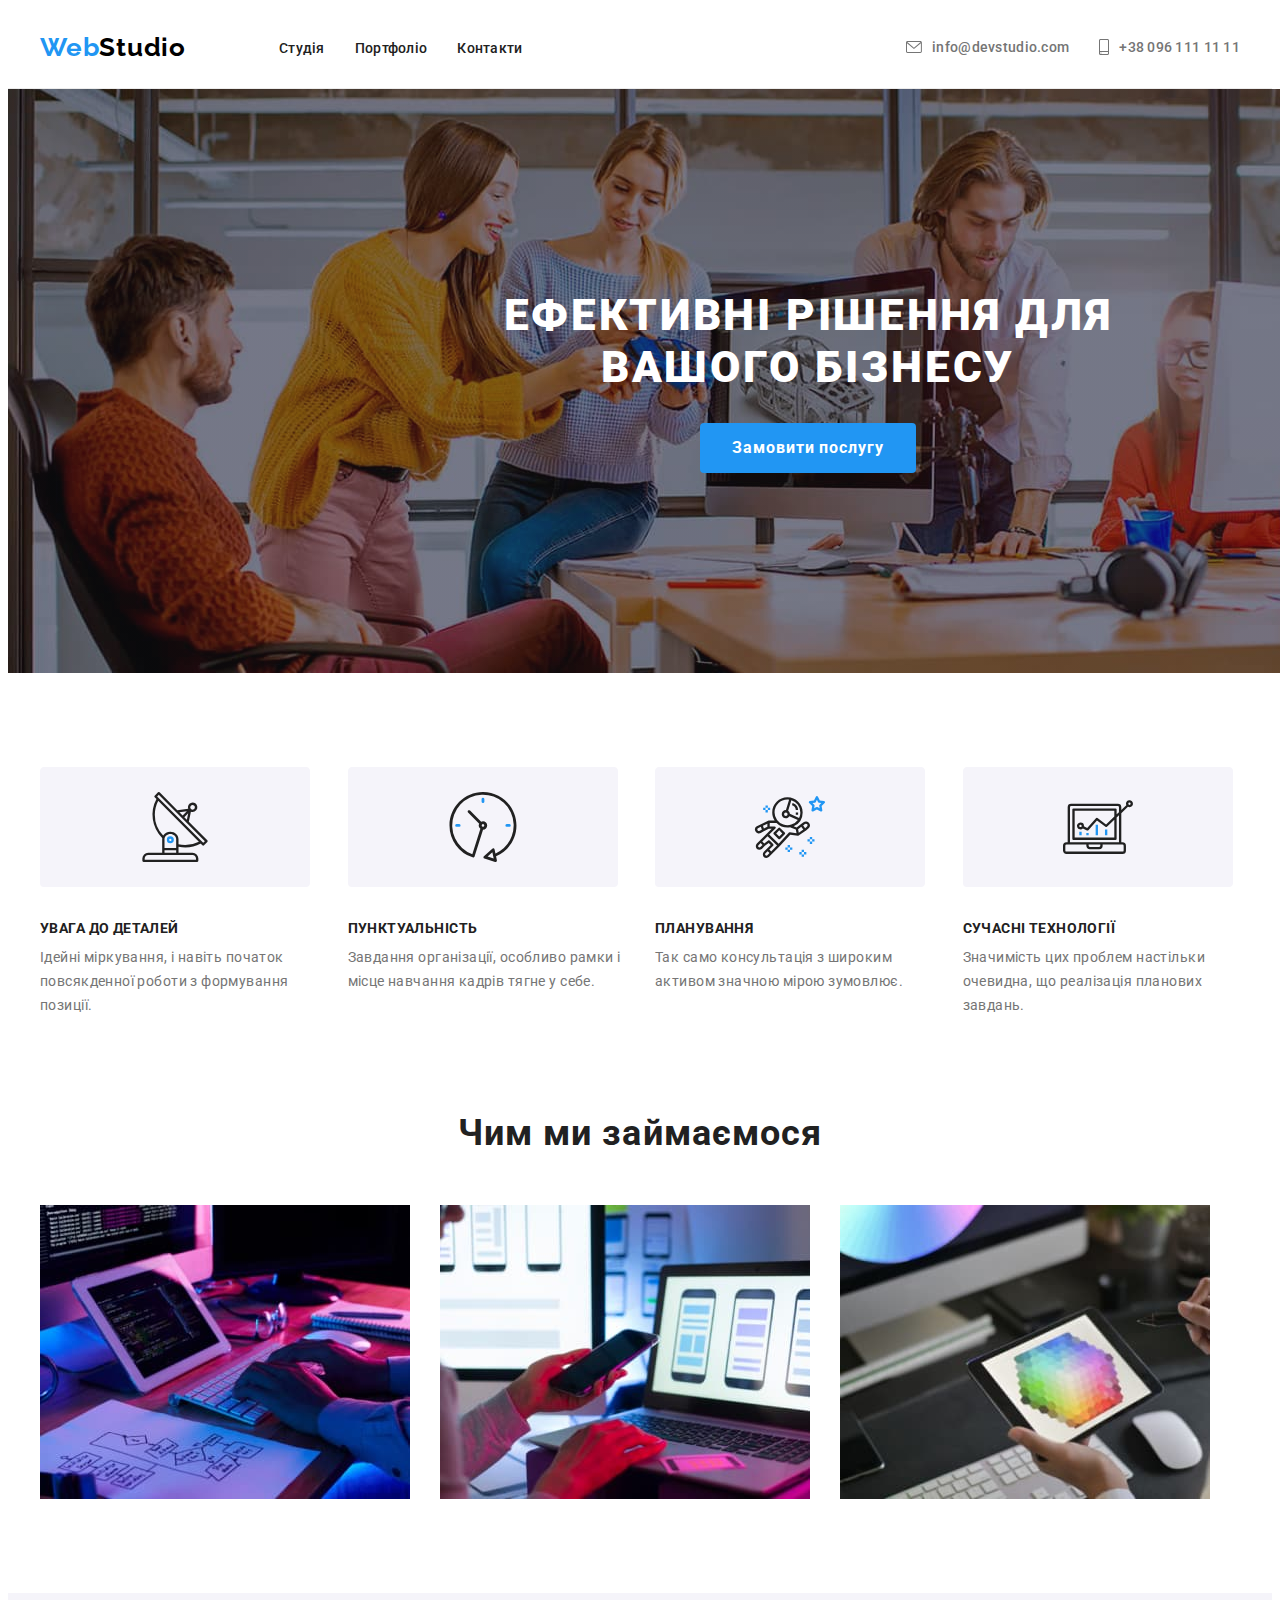
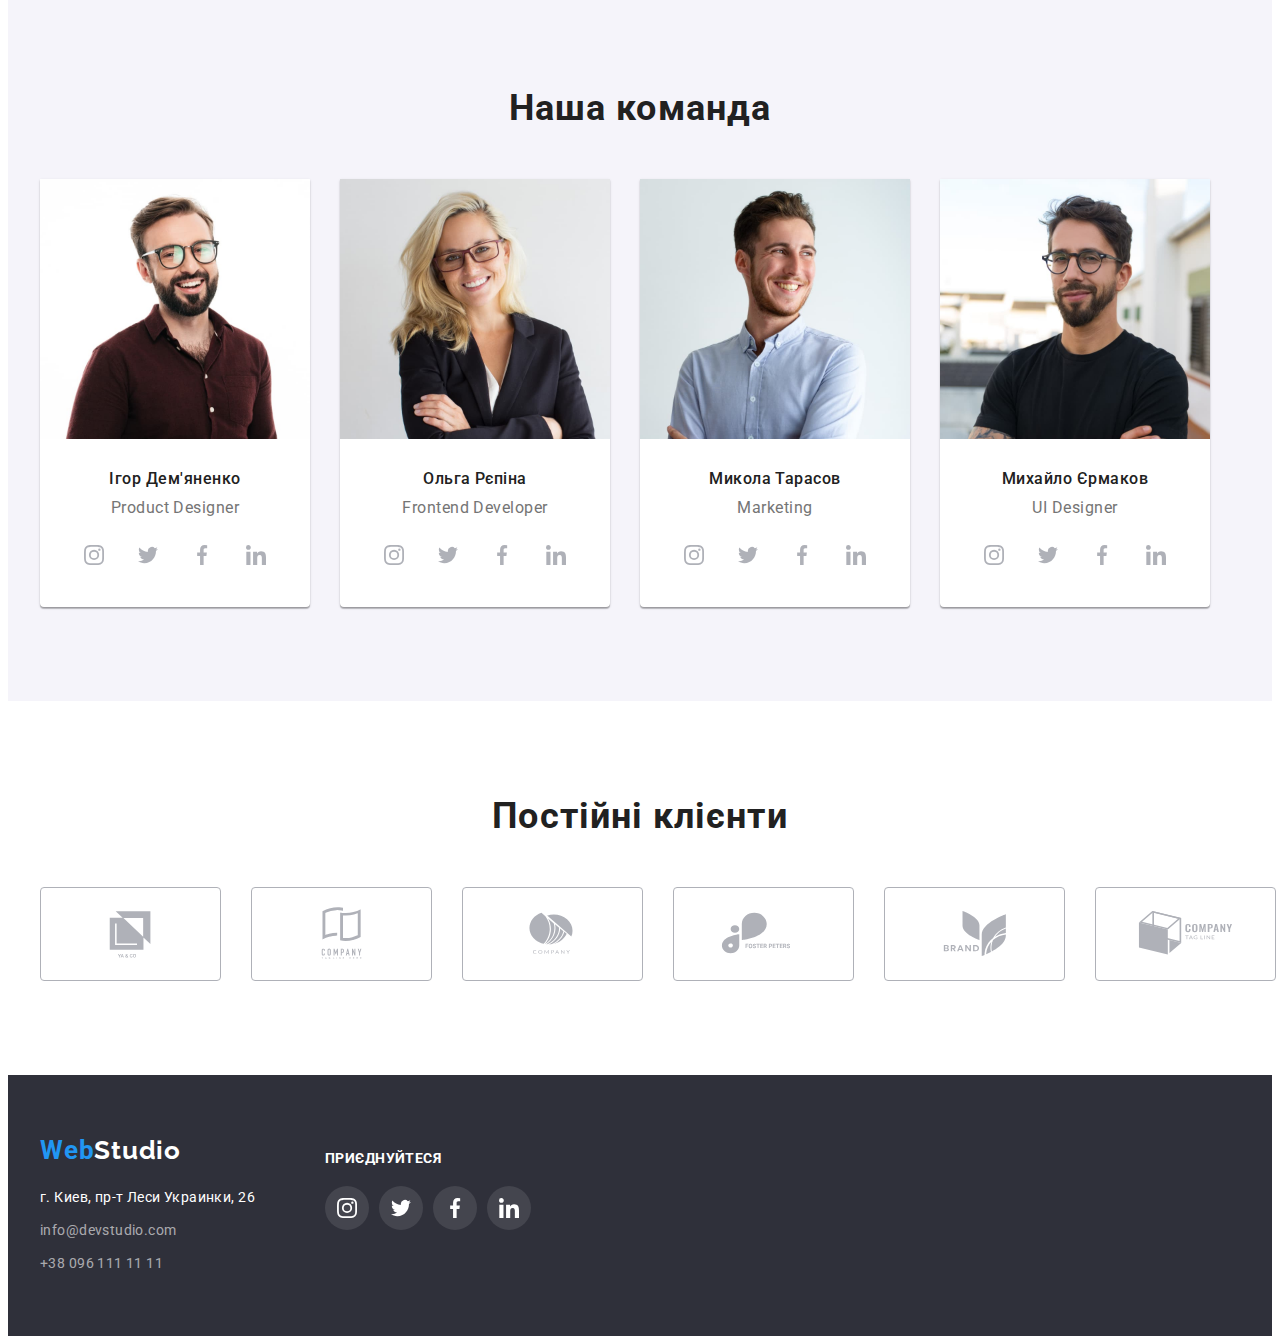
<file: index.html>
<!DOCTYPE html>
<html lang="uk">
  <head>
    <meta charset="UTF-8" />
    <meta http-equiv="X-UA-Compatible" content="IE=edge" />
    <meta name="viewport" content="width=device-width, initial-scale=1.0" />
    <title>Moroz-HW-2</title>
    <link rel="preconnect" href="https://fonts.googleapis.com" />
    <link rel="preconnect" href="https://fonts.gstatic.com" crossorigin />
    <link
      href="https://fonts.googleapis.com/css2?family=Raleway:wght@700&family=Roboto:wght@300;400;500;700;900&display=swap"
      rel="stylesheet"
    />
    <link
      rel="stylesheet"
      href="https://cdnjs.cloudflare.com/ajax/libs/modern-normalize/1.1.0/modern-normalize.min.css"
      integrity="sha512-wpPYUAdjBVSE4KJnH1VR1HeZfpl1ub8YT/NKx4PuQ5NmX2tKuGu6U/JRp5y+Y8XG2tV+wKQpNHVUX03MfMFn9Q=="
      crossorigin="anonymous"
      referrerpolicy="no-referrer"
    />
    <link rel="stylesheet" href="./css/style.css" />
  </head>
  <body>
    <header class="header">
      <div class="container header-container">
        <nav class="header-nav">
          <a class="header-logo link" href="./index.html"
            >Web<span class="header-logos">Studio</span></a
          >
          <ul class="nav-list list">
            <li class="header-item">
              <a class="header-link nav-link link" href="./index.html"
                >Студія</a
              >
            </li>
            <li class="header-item">
              <a class="header-link nav-links link" href="./portfolio.html"
                >Портфоліо</a
              >
            </li>
            <li class="header-item">
              <a class="header-link nav-linkt link" href="#">Контакти</a>
            </li>
          </ul>
        </nav>
        <ul class="header-conntact">
          <li class="header-item">
            <a class="header-mail link" href="mailto:info@devstudio.com"
              ><svg class="header-mail-konvert" width="16" hight="12">
                <use
                  href="./images/symbol-defs.svg#icon-konvert-mail"
                ></use></svg
              >info@devstudio.com</a
            >
          </li>
          <li class="header-item">
            <a class="header-tel link" href="tel:+380961111111"
              ><svg class="header-icon-phon" width="10" hight="16">
                <use href="./images/symbol-defs.svg#icon-smartphone"></use></svg
              >+38 096 111 11 11</a
            >
          </li>
        </ul>
      </div>
    </header>
    <main>
      <section class="solution">
        <div class="container solution-container">
          <h1 class="solution-business">
            Ефективні рішення для вашого бізнесу
          </h1>
          <button class="solution-btn" type="button">Замовити послугу</button>
        </div>
      </section>
      <section class="special">
        <div class="container">
          <h2 class="visually-hidden">Чим ми особливі</h2>
          <ul class="solution-list list">
            <li class="special-item">
              <div class="special-icon-container">
                <a class="special-link" href=""
                  ><svg class="special-icon" width="270" hight="120">
                    <use
                      href="./images/symbol-defs.svg#icon-special-gr-antena"
                    ></use>
                  </svg>
                </a>
                <h3 class="solution-top-tex list">увага до деталей</h3>
                <p class="solution-bottom-tex">
                  Ідейні міркування, і навіть початок повсякденної роботи з
                  формування позиції.
                </p>
              </div>
            </li>
            <li class="special-item">
              <div class="special-icon-container">
                <a class="special-link" href=""
                  ><svg class="special-icon" width="270" hight="120">
                    <use
                      href="./images/symbol-defs.svg#icon-special-gr-clock"
                    ></use>
                  </svg>
                </a>
                <h3 class="solution-top-tex list">пунктуальність</h3>
                <p class="solution-bottom-tex">
                  Завдання організації, особливо рамки і місце навчання кадрів
                  тягне у себе.
                </p>
              </div>
            </li>
            <li class="special-item">
              <div class="special-icon-container">
                <a class="special-link" href=""
                  ><svg class="special-icon" width="270" hight="120">
                    <use
                      href="./images/symbol-defs.svg#icon-special-gr-kosmonavt"
                    ></use>
                  </svg>
                </a>
                <h3 class="solution-top-tex list">планування</h3>
                <p class="solution-bottom-tex">
                  Так само консультація з широким активом значною мірою
                  зумовлює.
                </p>
              </div>
            </li>
            <li class="special-item">
              <div class="special-icon-container">
                <a class="special-link" href=""
                  ><svg class="special-icon" width="270" hight="120">
                    <use
                      href="./images/symbol-defs.svg#icon-special-gr-tv"
                    ></use>
                  </svg>
                </a>
                <h3 class="solution-top-tex list">сучасні технології</h3>
                <p class="solution-bottom-tex">
                  Значимість цих проблем настільки очевидна, що реалізація
                  планових завдань.
                </p>
              </div>
            </li>
          </ul>
        </div>
      </section>
      <section class="what">
        <div class="container">
          <h2 class="what-doing">Чим ми займаємося</h2>
          <ul class="what-list list">
            <li class="what-item">
              <img
                class="what-img"
                src="./images/bloc-chmu-zaima1.jpg"
                alt="Набір коду та клавіатура"
                width="370"
                height="294"
              />
            </li>
            <li class="what-item">
              <img
                class="what-img"
                src="./images/bloc-chmu-zaima2.jpg"
                alt="Телефон та ноутбук"
                width="370"
                height="294"
              />
            </li>
            <li class="what-item">
              <img
                class="what-img"
                src="./images/bloc-chmu-zaima3.jpg"
                alt="Різнокольорова картинка на планшеті"
                width="370"
                height="294"
              />
            </li>
          </ul>
        </div>
      </section>
      <section class="team">
        <div class="container">
          <h2 class="team-our">Наша команда</h2>
          <ul class="team-list list">
            <li class="team-item">
              <img
                class="team-img"
                src="./images/bloc-komanda1.jpg"
                alt="Ігор Дем'яненко"
                width="270"
                height="260"
              />
              <h3 class="team-top-text">Ігор Дем'яненко</h3>
              <p class="team-bottom-text">Product Designer</p>
              <ul class="team-list-soc">
                <li class="team-item-soc">
                  <a class="team-soc-link" href="">
                    <svg class="team-soc-icon" width="20" hight="20">
                      <use
                        href="./images/symbol-defs.svg#icon-team-gr-insta"
                      ></use>
                    </svg>
                  </a>
                </li>
                <li class="team-item-soc">
                  <a class="team-soc-link" href=""
                    ><svg class="team-soc-icon" width="20" hight="20">
                      <use
                        href="./images/symbol-defs.svg#icon-team-gr-twitter"
                      ></use>
                    </svg>
                  </a>
                </li>
                <li class="team-item-soc">
                  <a class="team-soc-link" href=""
                    ><svg class="team-soc-icon" width="20" hight="20">
                      <use
                        href="./images/symbol-defs.svg#icon-team-gr-fb"
                      ></use>
                    </svg>
                  </a>
                </li>
                <li class="team-item-soc">
                  <a class="team-soc-link" href=""
                    ><svg class="team-soc-icon" width="20" hight="20">
                      <use
                        href="./images/symbol-defs.svg#icon-team-gr-linkedin"
                      ></use>
                    </svg>
                  </a>
                </li>
              </ul>
            </li>
            <li class="team-item">
              <img
                class="team-img"
                src="./images/bloc-komanda2.jpg"
                alt="Ольга Рєпіна"
                width="270"
                height="260"
              />
              <h3 class="team-top-text">Ольга Рєпіна</h3>
              <p class="team-bottom-text">Frontend Developer</p>
              <ul class="team-list-soc">
                <li class="team-item-soc">
                  <a class="team-soc-link" href="">
                    <svg class="team-soc-icon" width="20" hight="20">
                      <use
                        href="./images/symbol-defs.svg#icon-team-gr-insta"
                      ></use>
                    </svg>
                  </a>
                </li>
                <li class="team-item-soc">
                  <a class="team-soc-link" href=""
                    ><svg class="team-soc-icon" width="20" hight="20">
                      <use
                        href="./images/symbol-defs.svg#icon-team-gr-twitter"
                      ></use>
                    </svg>
                  </a>
                </li>
                <li class="team-item-soc">
                  <a class="team-soc-link" href=""
                    ><svg class="team-soc-icon" width="20" hight="20">
                      <use
                        href="./images/symbol-defs.svg#icon-team-gr-fb"
                      ></use>
                    </svg>
                  </a>
                </li>
                <li class="team-item-soc">
                  <a class="team-soc-link" href=""
                    ><svg class="team-soc-icon" width="20" hight="20">
                      <use
                        href="./images/symbol-defs.svg#icon-team-gr-linkedin"
                      ></use>
                    </svg>
                  </a>
                </li>
              </ul>
            </li>
            <li class="team-item">
              <img
                class="team-img"
                src="./images/bloc-komanda3.jpg"
                alt="Микола Тарасов"
                width="270"
                height="260"
              />
              <h3 class="team-top-text">Микола Тарасов</h3>
              <p class="team-bottom-text">Marketing</p>
              <ul class="team-list-soc">
                <li class="team-item-soc">
                  <a class="team-soc-link" href="">
                    <svg class="team-soc-icon" width="20" hight="20">
                      <use
                        href="./images/symbol-defs.svg#icon-team-gr-insta"
                      ></use>
                    </svg>
                  </a>
                </li>
                <li class="team-item-soc">
                  <a class="team-soc-link" href=""
                    ><svg class="team-soc-icon" width="20" hight="20">
                      <use
                        href="./images/symbol-defs.svg#icon-team-gr-twitter"
                      ></use>
                    </svg>
                  </a>
                </li>
                <li class="team-item-soc">
                  <a class="team-soc-link" href=""
                    ><svg class="team-soc-icon" width="20" hight="20">
                      <use
                        href="./images/symbol-defs.svg#icon-team-gr-fb"
                      ></use>
                    </svg>
                  </a>
                </li>
                <li class="team-item-soc">
                  <a class="team-soc-link" href=""
                    ><svg class="team-soc-icon" width="20" hight="20">
                      <use
                        href="./images/symbol-defs.svg#icon-team-gr-linkedin"
                      ></use>
                    </svg>
                  </a>
                </li>
              </ul>
            </li>
            <li class="team-item">
              <img
                class="team-img"
                src="./images/bloc-komanda4.jpg"
                alt="Михайло Єрмаков"
                width="270"
                height="260"
              />
              <h3 class="team-top-text">Михайло Єрмаков</h3>
              <p class="team-bottom-text">UI Designer</p>
              <ul class="team-list-soc">
                <li class="team-item-soc">
                  <a class="team-soc-link" href="">
                    <svg class="team-soc-icon" width="20" hight="20">
                      <use
                        href="./images/symbol-defs.svg#icon-team-gr-insta"
                      ></use>
                    </svg>
                  </a>
                </li>
                <li class="team-item-soc">
                  <a class="team-soc-link" href=""
                    ><svg class="team-soc-icon" width="20" hight="20">
                      <use
                        href="./images/symbol-defs.svg#icon-team-gr-twitter"
                      ></use>
                    </svg>
                  </a>
                </li>
                <li class="team-item-soc">
                  <a class="team-soc-link" href=""
                    ><svg class="team-soc-icon" width="20" hight="20">
                      <use
                        href="./images/symbol-defs.svg#icon-team-gr-fb"
                      ></use>
                    </svg>
                  </a>
                </li>
                <li class="team-item-soc">
                  <a class="team-soc-link" href=""
                    ><svg class="team-soc-icon" width="20" hight="20">
                      <use
                        href="./images/symbol-defs.svg#icon-team-gr-linkedin"
                      ></use>
                    </svg>
                  </a>
                </li>
              </ul>
            </li>
          </ul>
        </div>
      </section>
      <section class="regular-client">
        <div class="container">
          <h3 class="regular-top-text">Постійні клієнти</h3>
          <ul class="regular-list">
            <li class="regular-item">
              <a class="regular-link" href=""
                ><svg class="regular-icon" width="106" hight="60">
                  <use
                    href="./images/symbol-defs.svg#icon-regular-client-1"
                  ></use>
                </svg>
              </a>
            </li>
            <li class="regular-item">
              <a class="regular-link" href=""
                ><svg class="regular-icon" width="106" hight="60">
                  <use
                    href="./images/symbol-defs.svg#icon-regular-client-2"
                  ></use>
                </svg>
              </a>
            </li>
            <li class="regular-item">
              <a class="regular-link" href=""
                ><svg class="regular-icon" width="106" hight="60">
                  <use
                    href="./images/symbol-defs.svg#icon-regular-client-3"
                  ></use>
                </svg>
              </a>
            </li>
            <li class="regular-item">
              <a class="regular-link" href=""
                ><svg class="regular-icon" width="106" hight="60">
                  <use
                    href="./images/symbol-defs.svg#icon-regular-client-4"
                  ></use>
                </svg>
              </a>
            </li>
            <li class="regular-item">
              <a class="regular-link" href=""
                ><svg class="regular-icon" width="106" hight="60">
                  <use
                    href="./images/symbol-defs.svg#icon-regular-client-5"
                  ></use>
                </svg>
              </a>
            </li>
            <li class="regular-item">
              <a class="regular-link" href=""
                ><svg class="regular-icon" width="106" hight="60">
                  <use
                    href="./images/symbol-defs.svg#icon-regular-client-6"
                  ></use>
                </svg>
              </a>
            </li>
          </ul>
        </div>
      </section>
    </main>
    <footer class="footer">
      <div class="container footer-container">
        <div class="footer-address">
          <a class="footer-logo footer-box link" href="./index.html"
            >Web<span class="footer-logos">Studio</span></a
          >
          <address>
            <ul class="footer-list list">
              <li class="footer-iteam">
                <a
                  class="footer-maps link"
                  href="https://goo.gl/maps/CPtrU1FHBa2aNyZL9"
                  target="_blank"
                  rel="noopener noreferrer nofollow"
                  >г. Киев, пр-т Леси Украинки, 26</a
                >
              </li>
              <li class="footer-iteam">
                <a class="footer-mail link" href="mailto:info@devstudio.com"
                  >info@devstudio.com</a
                >
              </li>
              <li class="footer-item">
                <a class="footer-tel link" href="tel:+380961111111"
                  >+38 096 111 11 11</a
                >
              </li>
            </ul>
          </address>
        </div>
        <div class="footer-container-soc">
          <p class="footer-soc">приєднуйтеся</p>
          <ul class="footer-list-soc">
            <li class="footer-item-soc">
              <a class="footer-soc-link" href=""
                ><svg class="footer-soc-icon" width="20" hight="20">
                  <use href="./images/symbol-defs.svg#icon-team-gr-insta"></use>
                </svg>
              </a>
            </li>
            <li class="footer-item-soc">
              <a class="footer-soc-link" href=""
                ><svg class="footer-soc-icon" width="20" hight="20">
                  <use
                    href="./images/symbol-defs.svg#icon-team-gr-twitter"
                  ></use>
                </svg>
              </a>
            </li>
            <li class="footer-item-soc">
              <a class="footer-soc-link" href=""
                ><svg class="footer-soc-icon" width="20" hight="20">
                  <use href="./images/symbol-defs.svg#icon-team-gr-fb"></use>
                </svg>
              </a>
            </li>
            <li class="footer-item-soc">
              <a class="footer-soc-link" href=""
                ><svg class="footer-soc-icon" width="20" hight="20">
                  <use
                    href="./images/symbol-defs.svg#icon-team-gr-linkedin"
                  ></use>
                </svg>
              </a>
            </li>
          </ul>
        </div>
      </div>
    </footer>
  </body>
</html>
</file>
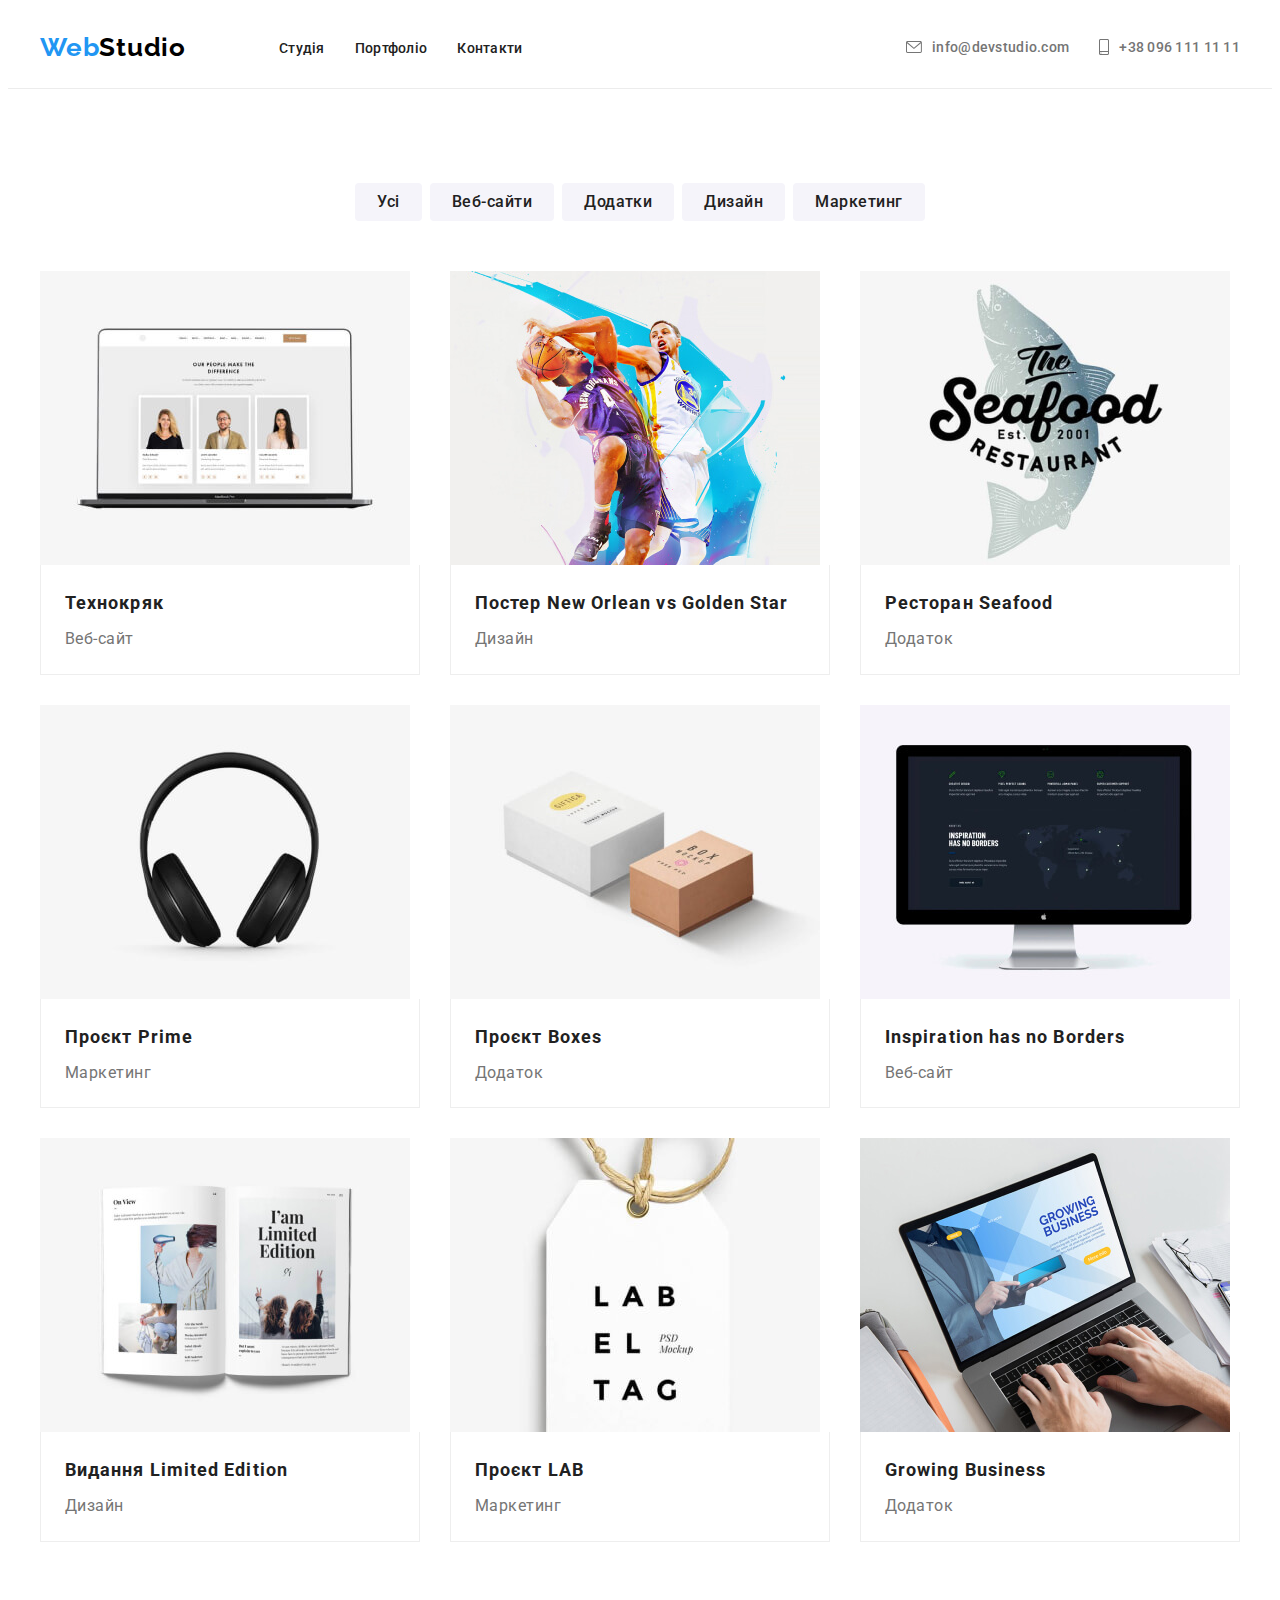
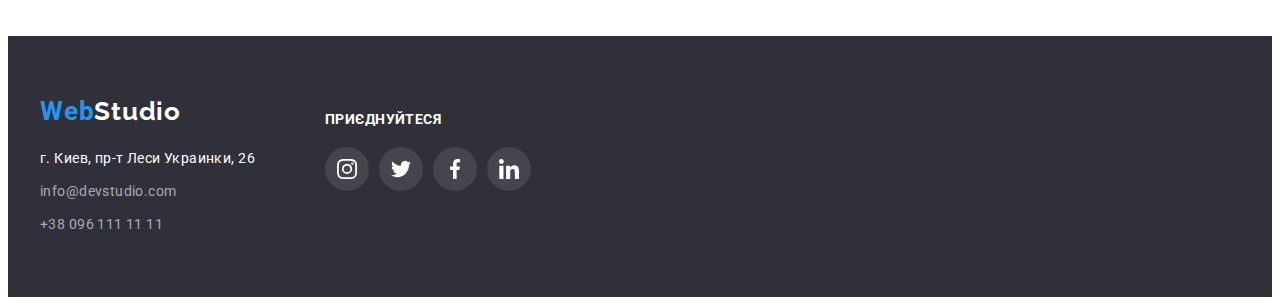
<file: portfolio.html>
<!DOCTYPE html>
<html lang="uk">
  <head>
    <meta charset="UTF-8" />
    <meta http-equiv="X-UA-Compatible" content="IE=edge" />
    <meta name="viewport" content="width=device-width, initial-scale=1.0" />
    <title>Moroz-HW-2-portfolio</title>
    <link rel="preconnect" href="https://fonts.googleapis.com" />
    <link rel="preconnect" href="https://fonts.gstatic.com" crossorigin />
    <link
      href="https://fonts.googleapis.com/css2?family=Raleway:wght@700&family=Roboto:wght@300;400;500;700;900&display=swap"
      rel="stylesheet"
    />
    <link
      rel="stylesheet"
      href="https://cdnjs.cloudflare.com/ajax/libs/modern-normalize/1.1.0/modern-normalize.min.css"
      integrity="sha512-wpPYUAdjBVSE4KJnH1VR1HeZfpl1ub8YT/NKx4PuQ5NmX2tKuGu6U/JRp5y+Y8XG2tV+wKQpNHVUX03MfMFn9Q=="
      crossorigin="anonymous"
      referrerpolicy="no-referrer"
    />
    <link rel="stylesheet" href="./css/style.css" />
  </head>
  <body>
    <header class="header">
      <div class="container header-container">
        <nav class="header-nav">
          <a class="header-logo link" href="./index.html"
            >Web<span class="header-logos">Studio</span></a
          >
          <ul class="nav-list list">
            <li class="header-item">
              <a class="header-link nav-link link" href="./index.html"
                >Студія</a
              >
            </li>
            <li class="header-item">
              <a class="header-link nav-link link" href="./portfolio.html"
                >Портфоліо</a
              >
            </li>
            <li class="header-item">
              <a class="header-link nav-link link" href="#">Контакти</a>
            </li>
          </ul>
        </nav>
        <ul class="header-conntact">
          <li class="header-item">
            <a class="header-mail link" href="mailto:info@devstudio.com"
              ><svg class="header-mail-konvert" width="16" hight="12">
                <use
                  href="./images/symbol-defs.svg#icon-konvert-mail"
                ></use></svg
              >info@devstudio.com</a
            >
          </li>
          <li class="header-item">
            <a class="header-tel link" href="tel:+380961111111"
              ><svg class="header-icon-phon" width="10" hight="16">
                <use href="./images/symbol-defs.svg#icon-smartphone"></use></svg
              >+38 096 111 11 11</a
            >
          </li>
        </ul>
      </div>
    </header>
    <main>
      <section class="app">
        <div class="container app-container">
          <h2 class="visually-hidden">Наші роботи</h2>
          <ul class="app-list list">
            <li class="app-item">
              <button class="app-btn" type="button">Усі</button>
            </li>
            <li class="app-item">
              <button class="app-btn" type="button">Веб-сайти</button>
            </li>
            <li class="app-item">
              <button class="app-btn" type="button">Додатки</button>
            </li>
            <li class="app-item">
              <button class="app-btn" type="button">Дизайн</button>
            </li>
            <li class="app-item">
              <button class="app-btn" type="button">Маркетинг</button>
            </li>
          </ul>
          <ul class="card-list list">
            <li class="card-item">
              <a class="card-link link" href="#">
                <img
                  class="design-img"
                  src="./images/pag2-img1.jpg"
                  alt="Ноутбук з командою"
                />
                <div class="card-text">
                  <h3 class="design-top-text">Технокряк</h3>
                  <p class="design-bottom-text">Веб-сайт</p>
                </div>
              </a>
            </li>
            <li class="card-item">
              <a class="card-link link" href="#">
                <img
                  class="design-img"
                  src="./images/pag2-img2.jpg"
                  alt="Постер баскетболу"
                />
                <div class="card-text">
                  <h3 class="design-top-text">
                    Постер New Orlean vs Golden Star
                  </h3>
                  <p class="design-bottom-text">Дизайн</p>
                </div>
              </a>
            </li>
            <li class="card-item">
              <a class="card-link link" href="#">
                <img
                  class="design-img"
                  src="./images/pag2-img3.jpg"
                  alt="Логотип ресторану"
                />
                <div class="card-text">
                  <h3 class="design-top-text">Ресторан Seafood</h3>
                  <p class="design-bottom-text">Додаток</p>
                </div>
              </a>
            </li>
            <li class="card-item">
              <a class="card-link link" href="#">
                <img
                  class="design-img"
                  src="./images/pag2-img4.jpg"
                  alt="Навушники"
                />
                <div class="card-text">
                  <h3 class="design-top-text">Проєкт Prime</h3>
                  <p class="design-bottom-text">Маркетинг</p>
                </div>
              </a>
            </li>
            <li class="card-item">
              <a class="card-link link" href="#">
                <img
                  class="design-img"
                  src="./images/pag2-img5.jpg"
                  alt="Коробки"
                />
                <div class="card-text">
                  <h3 class="design-top-text">Проєкт Boxes</h3>
                  <p class="design-bottom-text">Додаток</p>
                </div>
              </a>
            </li>
            <li class="card-item">
              <a class="card-link link" href="#">
                <img
                  class="design-img"
                  src="./images/pag2-img6.jpg"
                  alt="Екран монітору"
                />
                <div class="card-text">
                  <h3 class="design-top-text">Inspiration has no Borders</h3>
                  <p class="design-bottom-text">Веб-сайт</p>
                </div>
              </a>
            </li>
            <li class="card-item">
              <a class="card-link link" href="#">
                <img
                  class="design-img"
                  src="./images/pag2-img7.jpg"
                  alt="Книга"
                />
                <div class="card-text">
                  <h3 class="design-top-text">Видання Limited Edition</h3>
                  <p class="design-bottom-text">Дизайн</p>
                </div>
              </a>
            </li>
            <li class="card-item">
              <a class="card-link link" href="#">
                <img
                  class="design-img"
                  src="./images/pag2-img8.jpg"
                  alt="Бірка проєкту"
                />
                <div class="card-text">
                  <h3 class="design-top-text">Проєкт LAB</h3>
                  <p class="design-bottom-text">Маркетинг</p>
                </div>
              </a>
            </li>
            <li class="card-item">
              <a class="card-link link" href="#">
                <img
                  class="design-img"
                  src="./images/pag2-img9.jpg"
                  alt="Ноутбук"
                />
                <div class="card-text">
                  <h3 class="design-top-text">Growing Business</h3>
                  <p class="design-bottom-text">Додаток</p>
                </div>
              </a>
            </li>
          </ul>
        </div>
      </section>
    </main>
    <footer class="footer">
      <div class="container footer-container">
        <div class="footer-address">
          <a class="footer-logo footer-box link" href="./index.html"
            >Web<span class="footer-logos">Studio</span></a
          >
          <address>
            <ul class="footer-list list">
              <li class="footer-iteam">
                <a
                  class="footer-maps link"
                  href="https://goo.gl/maps/CPtrU1FHBa2aNyZL9"
                  target="_blank"
                  rel="noopener noreferrer nofollow"
                  >г. Киев, пр-т Леси Украинки, 26</a
                >
              </li>
              <li class="footer-iteam">
                <a class="footer-mail link" href="mailto:info@devstudio.com"
                  >info@devstudio.com</a
                >
              </li>
              <li class="footer-item">
                <a class="footer-tel link" href="tel:+380961111111"
                  >+38 096 111 11 11</a
                >
              </li>
            </ul>
          </address>
        </div>
        <div class="footer-container-soc">
          <p class="footer-soc">приєднуйтеся</p>
          <ul class="footer-list-soc">
            <li class="footer-item-soc">
              <a class="footer-soc-link" href=""
                ><svg class="footer-soc-icon" width="20" hight="20">
                  <use href="./images/symbol-defs.svg#icon-team-gr-insta"></use>
                </svg>
              </a>
            </li>
            <li class="footer-item-soc">
              <a class="footer-soc-link" href=""
                ><svg class="footer-soc-icon" width="20" hight="20">
                  <use
                    href="./images/symbol-defs.svg#icon-team-gr-twitter"
                  ></use>
                </svg>
              </a>
            </li>
            <li class="footer-item-soc">
              <a class="footer-soc-link" href=""
                ><svg class="footer-soc-icon" width="20" hight="20">
                  <use href="./images/symbol-defs.svg#icon-team-gr-fb"></use>
                </svg>
              </a>
            </li>
            <li class="footer-item-soc">
              <a class="footer-soc-link" href=""
                ><svg class="footer-soc-icon" width="20" hight="20">
                  <use
                    href="./images/symbol-defs.svg#icon-team-gr-linkedin"
                  ></use>
                </svg>
              </a>
            </li>
          </ul>
        </div>
      </div>
    </footer>
  </body>
</html>
</file>
<file: css/style.css>
:root {
  --discription-subtopic-color: #757575;
  --discription-topic-color: #212121;
  --main-btn-color: #2196f3;
  --som-white-color: #ffffff;
}

p,
h1,
h2,
h3,
h4,
h5,
h6 {
  margin: 0%;
}

ul,
ol {
  margin: 0%;
  padding-left: 0%;
  list-style: none;
}

a {
  color: currentColor;
  text-decoration: none;
}

img {
  display: block;
  max-width: 100%;
}

body {
  font-family: "Roboto", "sans-serif";
  background: #ffffff;
}

.list {
  list-style: none;
}

.link {
  text-decoration: none;
}

.container {
  width: 1200px;
  padding-left: 15px;
  padding-right: 15px;
  margin: 0 auto;
}

/* ===============================HEADER==================================== */

.header {
  padding-top: 24px;
  padding-bottom: 25px;
  border-bottom: 1px solid #ECECEC;
}
.header-logo {
  font-family: "Raleway", "sans-serif";
  font-weight: 700;
  font-size: 26px;
  line-height: 1.19;
  letter-spacing: 0.03em;
  color: var(--main-btn-color);
  margin-right: 93px;
}

.header-container {
  display: flex;
  align-items: center;
}

.header-nav {
  display: flex;
  align-items: center;
}

.header-logo > span {
  color: #000000;
}

.nav-list {
  display: flex;
  gap: 30px;
}

.header-conntact {
  display: flex;
  gap: 30px;
  margin-left: auto;
}


.header-link {
  font-weight: 500;
  font-size: 14px;
  line-height: 1.15;
  letter-spacing: 0.02em;
  color: var(--discription-topic-color);
}


.header-link:hover,
.header-link:focus {
  color: var(--main-btn-color);
}


.header-item .nav-link:visited {
  color: var(--main-btn-color);
}


.header-link {
  cursor: pointer;
}


.header-link {
  font-weight: 500;
  font-size: 14px;
  line-height: 1.15;
  letter-spacing: 0.02em;
  color: var(--discription-topic-color);
}

.header-mail-konvert {
  width: 16px;
  height: 12px;
  margin-right: 10px;
  fill: currentColor;
}

.header-mail {
  font-weight: 500;
  font-size: 14px;
  line-height: 1.15;
  letter-spacing: 0.02em;
  color: var(--discription-subtopic-color);
  display: flex;
  align-items: center;
}


.header-mail:hover,
.header-mail:focus {
  color: var(--main-btn-color);
}

.header-mail:active {
  color: var(--not-main-btn);
}

.header-mail {
  cursor: pointer;
}

.header-icon-phon {
  width: 10px;
  height: 16px;
  margin-right: 10px;
  fill: currentColor;
}

.header-tel {
  font-weight: 500;
  font-size: 14px;
  line-height: 1.15;
  letter-spacing: 0.02em;
  color: var(--discription-subtopic-color);
  display: flex;
  align-items: center;
}

.header-tel:hover,
.header-tel:focus {
  color: var(--main-btn-color);
}

.header-tel {
  cursor: pointer;
}


/* ===============================SOLUTION==================================== */

.solution {
  background: #C4C4C4;; 
  padding: 200px 0;
  background-image: linear-gradient(
  rgba(47, 48, 58, 0.2),
  rgba(47, 48, 58, 0.2)),
  url(../images/solution-bg.jpg);
  background-repeat: no-repeat;
  background-position: center;
  background-size: cover;
  width: 1600px;
  margin: 0 auto;
}

.solution-business {
  font-weight: 900;
  font-size: 44px;
  line-height: var(--typical-lh);
  letter-spacing: 0.06em;
  text-transform: uppercase;
  text-align: center;
  color: var(--som-white-color);
  margin-bottom: 30px;
  margin: 0 auto 30px;
  max-width: 696px;
}

.solution-btn {
  font-family: "Roboto";
  font-weight: 700;
  font-size: 16px;
  line-height: 1.88;
  letter-spacing: 0.06em;
  color: var(--som-white-color);
}


.solution-btn {
  background-color: var(--main-btn-color);
}
.solution-btn:hover,
.solution-btn:focus {
  background: #188ce8;
  box-shadow: 0px 4px 4px rgba(0, 0, 0, 0.15);
  border-radius: 4px;
}

.solution-btn {
  cursor: pointer;
}


.solution-btn {
padding: 10px 32px 10px 32px;
border: none;
border-radius: 4px;
}

.solution-container {
  text-align: center;
}

/* ===========================SPECIAL================================= */

.special {
  padding-top: 94px;
}

.solution-list {
  display: flex;
  flex-wrap: wrap;
  margin-right: -30px;
}

.special-item {
  flex-basis: calc(100% / 4 - 30px);
  margin-right: 30px;
}


.visually-hidden {
  position: absolute;
  white-space: nowrap;
  width: 1px;
  height: 1px;
  overflow: hidden;
  border: 0;
  padding: 0;
  clip: rect(0 0 0 0);
  clip-path: inset(50%);
  margin: -1px;
}

.special-icon {
  width: 270px;
  height: 120px;
  margin-bottom: 30px;
}

.solution-top-tex {
  font-weight: 700;
  font-size: 14px;
  line-height: 1.1;
  letter-spacing: 0.03em;
  text-transform: uppercase;
  color: var(--discription-topic-color);
  margin-bottom: 10px;
}

.solution-bottom-tex {
  font-size: 14px;
  line-height: 1.7;
  letter-spacing: 0.03em;
  color: var(--discription-subtopic-color);
}

/* ===============================WHAT==================================== */

.what {
  padding-top: 94px;
  padding-bottom: 94px;
}

.what-doing {
  font-weight: 700;
  font-size: 36px;
  line-height: 1.2;
  letter-spacing: 0.03em;
  text-align: center;
  color: var(--discription-topic-color);
  margin-bottom: 50px;
}

.what-list {
  display: flex;
  gap: 30px;
}




/* ===============================TEAM==================================== */

.team {
  background: #f5f4fa; 
  padding-top: 94px;
  padding-bottom: 94px;
}

.team-item {
  background: #ffffff;
  box-shadow: 0px 1px 3px rgba(0, 0, 0, 0.12), 
  0px 1px 1px rgba(0, 0, 0, 0.14),
  0px 2px 1px rgba(0, 0, 0, 0.2);
  border-radius: 0px 0px 4px 4px;
  text-align: center;
  padding-bottom: 30px;
}

.team-our {
  font-weight: 700;
  font-size: 36px;
  line-height: 1.17;
  letter-spacing: 0.03em;
  text-align: center;
  color: var(--discription-topic-color);
  margin-bottom: 50px;
}

.team-top-text {
  font-weight: 500;
  font-size: 16px;
  line-height: 1.19;
  letter-spacing: 0.03em;
  color: var(--discription-topic-color);
  margin-bottom: 10px;
}

.team-bottom-text {
  font-size: 16px;
  line-height: 1.19;
  letter-spacing: 0.03em;
  color: var(--discription-subtopic-color);
  padding-bottom: 16px;
}

.team-list {
  display: flex;
  gap: 30px;
}

.team-list-soc {
  display: flex;
  gap: 10px;
  justify-content: center;
}

.team-soc-link {
  width: 44px;
  height: 44px;
  border-radius: 50%;
  display: flex;
  align-items: center;
  justify-content: center;
  color: #AFB1B8;
}

.team-soc-icon {
  width: 20px;
  height: 20px;
  fill: currentColor;
}

.team-soc-link:hover, 
.team-soc-link:focus {
background-color: #2196F3;
color: #ffffff;
}

.team-soc-link {
  cursor: pointer;
}

.team-img {
  margin-bottom: 30px;
}

/* ===============================REGULAR=============================== */

.regular-client {
  padding-top: 94px;
  padding-bottom: 94px;
}

.regular-top-text {
  font-family: 'Roboto';
  font-style: normal;
  font-weight: 700;
  font-size: 36px;
  line-height: 42px;
  text-align: center;
  letter-spacing: 0.03em;
  color: var(--discription-topic-color);
  padding-bottom: 50px;
}

.regular-list {
  display: flex;
  gap: 30px;
}

.regular-icon {
  width: 106px;
  height: 60px;
  fill: currentColor;
}

.regular-link {
  width: 179px;
  height: 92px;
  display: flex;
  align-items: center;
  justify-content: center;
  border: 1px solid #AFB1B8;
  border-radius: 4px;
  color: #AFB1B8;;
}

.regular-link:hover,
.regular-link:focus {
  color: var(--main-btn-color);
  border-color: var(--main-btn-color)
}

.regular-link {
  cursor: pointer;
}

/* ===============================FOOTER==================================== */

.footer {
  background-color: #2f303a;
  padding-top: 60px;
  padding-bottom: 60px;
}

.footer-container {
  display: flex;
}

.footer-box {
  display: flex;
  margin-bottom: 20px;
  margin-right: 0px;
}

.footer-logo {
  font-family: "Raleway" "sans-serif";
  font-weight: 700;
  font-size: 26px;
  line-height: 1.19;
  letter-spacing: 0.03em;
  color: var(--main-btn-color);
}

.footer-logos {
  font-family: "Raleway", sans-serif;
  font-weight: 700;
  font-size: 26px;
  line-height: 1.19;
  letter-spacing: 0.03em;
  color: var(--som-white-color);
}
.footer-maps {
  font-style: normal;
  font-size: 14px;
  line-height: 1.71;
  letter-spacing: 0.03em;
  color: var(--som-white-color);
  margin-top: 20px;
}

.footer-maps:hover,
.footer-maps:focus {
  color: var(--main-btn-color);
}

.footer-mail {
  font-style: normal;
  font-size: 14px;
  line-height: 1.71;
  letter-spacing: 0.03em;
  color: rgba(255, 255, 255, 0.6);
  margin-top: 9px;
}

.footer-mail:hover,
.footer-mail:focus {
  color: var(--main-btn-color);
}

.footer-mail {
  cursor: pointer;
}

.footer-tel {
  font-style: normal;
  font-size: 14px;
  line-height: 1.71;
  letter-spacing: 0.03em;
  color: rgba(255, 255, 255, 0.6);
  margin-top: 9px;
}

.footer-tel:hover,
.footer-tel:focus {
  color: var(--main-btn-color);
}
.footer-iteam {
  margin-bottom: 9px;
}

.footer-container-soc {
  margin-left: 70px;
  align-items: baseline;
  margin-top: 15px;
}

.footer-soc {
  font-family: 'Roboto' 'sans-serif';
  font-weight: 700;
  font-size: 14px;
  line-height: 16px;
  letter-spacing: 0.03em;
  text-transform: uppercase;
  color: #FFFFFF;
  margin-bottom: 20px;
}

.footer-list-soc {
  display: flex;
  gap: 10px;
}

.footer-soc-link {
  width: 44px;
  height: 44px;
  border-radius: 50%;
  display: flex;
  align-items: center;
  justify-content: center;
  color: #ffffff;
  background-color: rgba(255, 255, 255, 0.1);
}

.footer-soc-icon {
  width: 20px;
  height: 20px;
  fill: currentColor;
}

.footer-soc-link:hover, 
.footer-soc-link:focus {
background-color: #2196F3;
color: #ffffff;
}

/* =================================PORTFOLIO========APP=================== */

.app-btn {
  font-family: "Roboto";
  font-weight: 500;
  font-size: 16px;
  line-height: 1.62;
  text-align: center;
  letter-spacing: 0.03em;
  color: var(--discription-topic-color);
}

.app-btn {
  background: #f5f4fa;
  border-radius: 4px;
  border: none;
  padding: 6px 22px 6px 22px;
}

.app-btn:hover,
.app-btn:focus {
  color: var(--som-white-color);
  background: var(--main-btn-color);
  box-shadow: 0px 3px 1px rgba(0, 0, 0, 0.1), 
  0px 1px 2px rgba(0, 0, 0, 0.08),
  0px 2px 2px rgba(0, 0, 0, 0.12);
  border-radius: 4px;
}

.app-btn {
  cursor: pointer;
}

.app-link {
  font-weight: 500;
  font-size: 16px;
  line-height: 1.62;
  letter-spacing: 0.03em;
  color: var(--discription-topic-color);
}

.app {
  padding-top: 94px;
  padding-bottom: 94px;
}

.app-list {
display: flex;
gap: 8px;
margin-bottom: 50px;
justify-content: center;
}

.app-container {
  justify-content: center;
}


/* ===================================DESIGN============================= */


.design-top-text {
  font-weight: 700;
  font-size: 18px;
  line-height: 2;
  letter-spacing: 0.06em;
  color: var(--discription-topic-color);
  margin-bottom: 4px;
}

.design-bottom-text {
  font-size: 16px;
  line-height: 1.8;
  letter-spacing: 0.03em;
  color: var(--discription-subtopic-color);
}

.card-text {
  padding: 20px 24px;
  border: 1px solid #EEEEEE;
  border-top: none;
}

.card-list {
  display: flex;
  flex-wrap: wrap;
  gap: 30px;
}

.card-item {
  width: calc((100% - 60px) / 3);
}

.card-link .design-img:hover,
.card-link .design-img:focus {
box-shadow: 0px 1px 1px rgba(0, 0, 0, 0.12), 
0px 4px 4px rgba(0, 0, 0, 0.06), 
1px 4px 6px rgba(0, 0, 0, 0.16);
</file>
